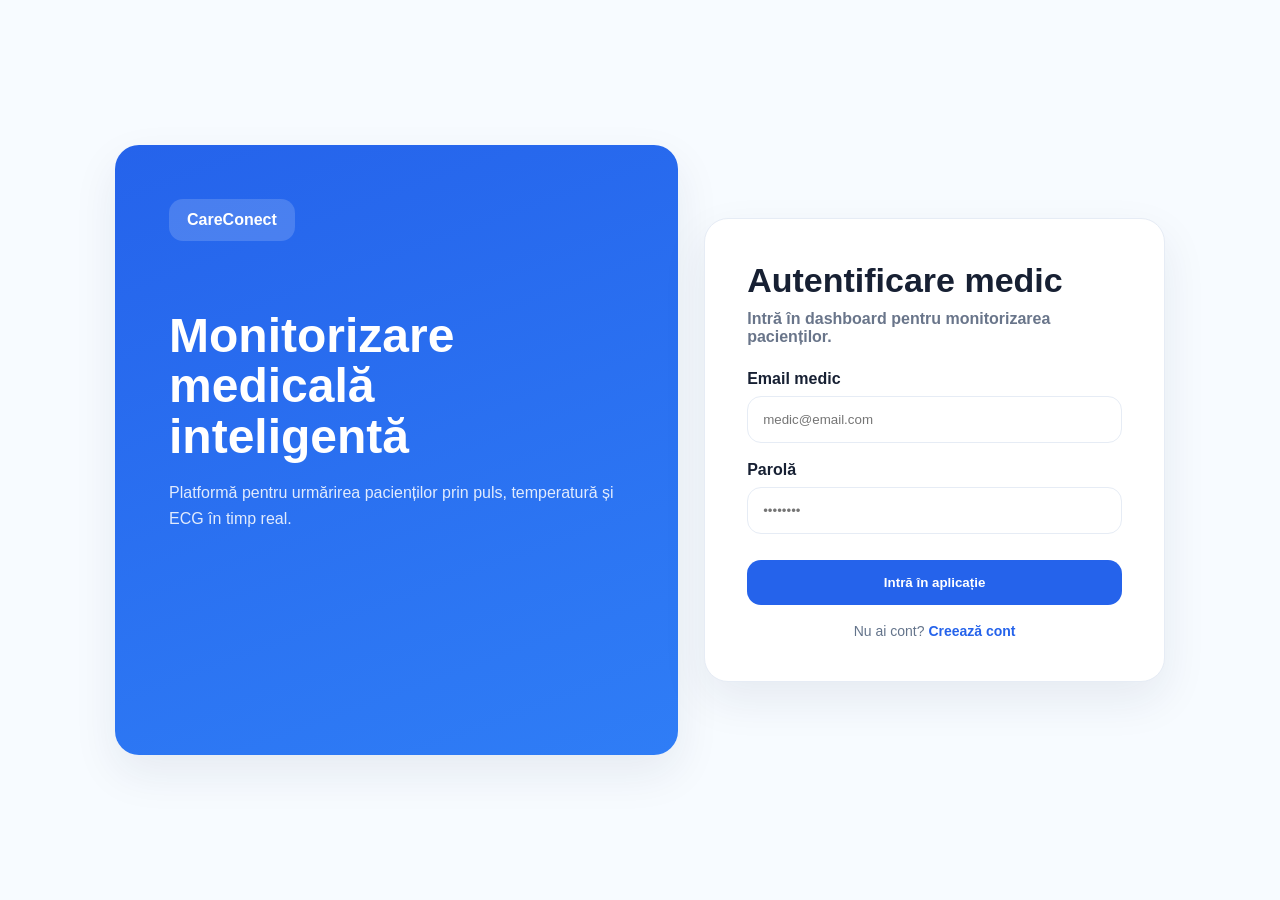
<file: index.html>
<!DOCTYPE html>
<html lang="ro">
<head>
  <meta charset="UTF-8" />
  <meta name="viewport" content="width=device-width, initial-scale=1.0" />
  <title>CareConect - Pacienți</title>
  <link rel="stylesheet" href="style.css" />
</head>
<body>
  <aside class="sidebar">
    <div class="brand">
      <div class="brand-icon"><svg width="48" height="48" viewBox="0 0 48 48" fill="none" xmlns="http://www.w3.org/2000/svg"><rect width="48" height="48" rx="12" fill="url(#hgrad)"/><defs><linearGradient id="hgrad" x1="0" y1="0" x2="48" y2="48" gradientUnits="userSpaceOnUse"><stop offset="0%" stop-color="#3b82f6"/><stop offset="100%" stop-color="#2563eb"/></linearGradient></defs><path d="M24 36s-11-7.5-11-14a7 7 0 0 1 11-5.74A7 7 0 0 1 35 22c0 6.5-11 14-11 14z" fill="white"/><polyline points="17,22 20,22 22,18 24,26 26,20 28,22 31,22" fill="none" stroke="#2563eb" stroke-width="2" stroke-linecap="round" stroke-linejoin="round"/></svg></div>
      <div>
        <h1>CareConect</h1>
        <p>Monitorizare medicală în timp real pentru puls, temperatură și ECG.</p>
      </div>
    </div>
    <nav class="menu">
      <a href="index.html" class="active">Pacienți</a>
      <a href="alerts.html">Alerte</a>
      <a href="history.html">Istoric pacient</a>
      <a href="#" onclick="logout(); return false;">Logout</a>
    </nav>
  </aside>

  <main class="main">
    <header class="topbar">
      <div>
        <h2>Pacienți</h2>
        <p>Listă pacienți conectați la sistemul CareConect.</p>
      </div>
            <a href="profile.html" class="profile-header-btn" style="display:flex;align-items:center;gap:12px;background:white;border:1px solid var(--border);border-radius:14px;padding:10px 18px;text-decoration:none;box-shadow:var(--shadow)">
        <div id="avatarHeader" style="width:38px;height:38px;border-radius:50%;background:linear-gradient(135deg,#3b82f6,#2563eb);display:flex;align-items:center;justify-content:center;font-size:16px;font-weight:900;color:white">M</div>
        <div>
          <strong id="headerNume" style="display:block;font-size:14px;color:var(--text);font-weight:800">Medic</strong>
          <span style="font-size:11px;color:var(--muted)">ID: <span id="headerId">--</span></span>
        </div>
      </a>
    </header>

    <!-- Stat cards -->
    <section class="stats-grid two-stats" style="grid-template-columns: 1fr;">
      <article class="stat-card">
        <p>Pacienți monitorizați</p>
        <strong id="totalPatients">5</strong>
        <span>conectați la senzor</span>
      </article>
    </section>

    <!-- Action cards: search wide on top, add patient + add med below -->
    <section class="action-cards-section">

      <!-- Caută pacient — lat, subtire -->
      <div class="action-card action-card-search">
        <div class="action-card-search-inner">
          <div class="action-card-icon" style="background:#eff6ff;color:#2563eb;flex-shrink:0">
            <svg width="22" height="22" fill="none" stroke="currentColor" stroke-width="2.2" stroke-linecap="round" stroke-linejoin="round" viewBox="0 0 24 24"><circle cx="11" cy="11" r="8"/><line x1="21" y1="21" x2="16.65" y2="16.65"/></svg>
          </div>
          <div style="flex:1">
            <div class="action-search-box">
              <input id="patientSearch" type="search" placeholder="Caută pacient după nume sau diagnostic..." />
            </div>
          </div>
        </div>
        <div id="searchResults" class="search-results-list"></div>
      </div>
    </section>

    <!-- Quick patient cards -->
    <section class="panel quick-patients-section">
      <div class="page-section-head">
        <div>
          <h2>Privire rapidă pacienți</h2>
          <p>Date vitale și medicație curentă.</p>
        </div>
      </div>
      <div class="quick-patients-list" id="quickPatientsList"></div>
    </section>

    <footer>© 2026 CareConect. Toate drepturile rezervate.</footer>
  </main>


  <!-- Modal fișă pacient -->
  <div id="fisaModalOverlay" class="med-modal-overlay" onclick="closeFisaModal()"></div>
  <div id="fisaModal" class="med-modal">
    <div class="med-modal-header">
      <h3 id="fisaModalTitle">Fișă pacient</h3>
      <button class="med-modal-close" onclick="closeFisaModal()">
        <svg width="18" height="18" fill="none" stroke="currentColor" stroke-width="2.2" stroke-linecap="round" viewBox="0 0 24 24"><line x1="18" y1="6" x2="6" y2="18"/><line x1="6" y1="6" x2="18" y2="18"/></svg>
      </button>
    </div>
    <div class="med-modal-add">
      <div class="apf-row">
        <div class="apf-field">
          <label>Nume complet</label>
          <input type="text" id="fisaName" placeholder="ex. Ion Popescu" />
        </div>
        <div class="apf-field">
          <label>Vârstă</label>
          <input type="number" id="fisaAge" placeholder="ex. 68" min="1" max="120" />
        </div>
      </div>
      <div class="apf-field">
        <label>Email pacient</label>
        <input type="email" id="fisaEmail" placeholder="ex. ion.popescu@email.com" />
      </div>
      <div class="apf-field">
        <label>Diagnostic</label>
        <input type="text" id="fisaDiag" placeholder="ex. Hipertensiune arterială" />
      </div>
      <div class="apf-field">
        <label>ECG</label>
        <select id="fisaEcg">
          <option value="Normal">Normal</option>
          <option value="Anormal">Anormal</option>
        </select>
      </div>
      <button class="apf-submit" onclick="saveFisaModal()" style="width:100%">Salvează modificările</button>
    </div>

    <div class="fisa-section-title">Medicație curentă</div>
    <div class="fisa-med-list" id="fisaMedList"></div>
  </div>

  <script>
  if (!localStorage.getItem("cc_medic_id")) window.location.href = "login.html";
</script>
<script>
  if (!localStorage.getItem("cc_medic_id")) window.location.href = "login.html";
</script>
  <script>
    (function() {
      const nume = localStorage.getItem("cc_medic_nume") || "Medic";
      const id   = localStorage.getItem("cc_medic_id") || "--";
      const el = document.getElementById("headerNume");
      const av = document.getElementById("avatarHeader");
      const hid = document.getElementById("headerId");
      if (el) el.textContent = nume;
      if (av) av.textContent = nume.charAt(0).toUpperCase();
      if (hid) hid.textContent = id;
    })();
  </script>
  <script src="script.js"></script>
</body>
</html>
</file>
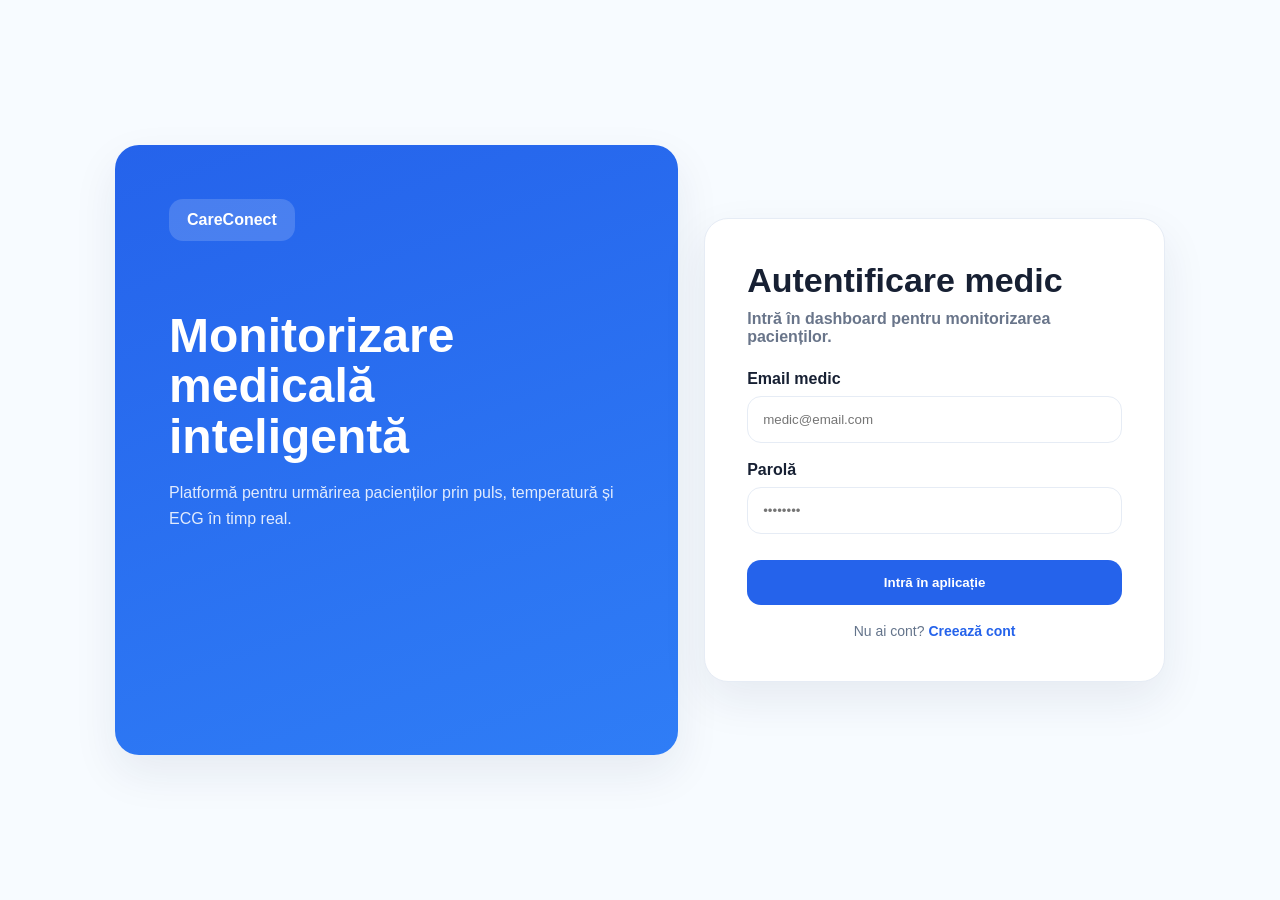
<file: alerts.html>
<!DOCTYPE html>
<html lang="ro">
<head>
  <meta charset="UTF-8" />
  <meta name="viewport" content="width=device-width, initial-scale=1.0" />
  <title>CareConect - Alerte</title>
  <link rel="stylesheet" href="style.css" />
</head>
<body class="">
  <aside class="sidebar">
    <div class="brand">
      <div class="brand-icon"><svg width="48" height="48" viewBox="0 0 48 48" fill="none" xmlns="http://www.w3.org/2000/svg"><rect width="48" height="48" rx="12" fill="url(#hgrad)"/><defs><linearGradient id="hgrad" x1="0" y1="0" x2="48" y2="48" gradientUnits="userSpaceOnUse"><stop offset="0%" stop-color="#3b82f6"/><stop offset="100%" stop-color="#2563eb"/></linearGradient></defs><path d="M24 36s-11-7.5-11-14a7 7 0 0 1 11-5.74A7 7 0 0 1 35 22c0 6.5-11 14-11 14z" fill="white"/><polyline points="17,22 20,22 22,18 24,26 26,20 28,22 31,22" fill="none" stroke="#2563eb" stroke-width="2" stroke-linecap="round" stroke-linejoin="round"/></svg></div>
      <div>
        <h1>CareConect</h1>
        <p>Monitorizare medicală în timp real pentru puls, temperatură și ECG.</p>
      </div>
    </div>

    <nav class="menu">
      <a href="index.html" class="">Pacienți</a>
      <a href="alerts.html" class="active">Alerte</a>
      <a href="history.html" class="">Istoric pacient</a>
      <a href="#" onclick="logout(); return false;">Logout</a>
    </nav>
  </aside>

  <main class="main">
    <header class="topbar">
      <div>
        <h2>Alerte</h2>
        <p>Semnalări automate pentru puls, temperatură și ECG anormal.</p>
      </div>

            <a href="profile.html" class="profile-header-btn" style="display:flex;align-items:center;gap:12px;background:white;border:1px solid var(--border);border-radius:14px;padding:10px 18px;text-decoration:none;box-shadow:var(--shadow)">
        <div id="avatarHeader" style="width:38px;height:38px;border-radius:50%;background:linear-gradient(135deg,#3b82f6,#2563eb);display:flex;align-items:center;justify-content:center;font-size:16px;font-weight:900;color:white">M</div>
        <div>
          <strong id="headerNume" style="display:block;font-size:14px;color:var(--text);font-weight:800">Medic</strong>
          <span style="font-size:11px;color:var(--muted)">ID: <span id="headerId">--</span></span>
        </div>
      </a>
    </header>

    <section class="stats-grid alert-stats" style="grid-template-columns: 1fr;">
      <article class="stat-card">
        <p>Alerte totale</p>
        <strong class="red" id="alertTotal">0</strong>
        <span>active</span>
      </article>
    </section>

    <section class="panel alerts-page-panel">
      <div class="page-section-head">
        <div>
          <h2>Lista alertelor</h2>
          <p>Prioritatea mare necesită verificare medicală rapidă.</p>
        </div>
        <div style="display:flex;gap:10px;align-items:center">
          
        </div>
      </div>

      <div class="alerts-full-list" id="alertsFullList"></div>
    </section>
  </main>

  <script>
  if (!localStorage.getItem("cc_medic_id")) window.location.href = "login.html";
</script>
  <script>
    (function() {
      const nume = localStorage.getItem("cc_medic_nume") || "Medic";
      const id   = localStorage.getItem("cc_medic_id") || "--";
      const el = document.getElementById("headerNume");
      const av = document.getElementById("avatarHeader");
      const hid = document.getElementById("headerId");
      if (el) el.textContent = nume;
      if (av) av.textContent = nume.charAt(0).toUpperCase();
      if (hid) hid.textContent = id;
    })();
  </script>
  <script src="script.js"></script>
</body>
</html>
</file>
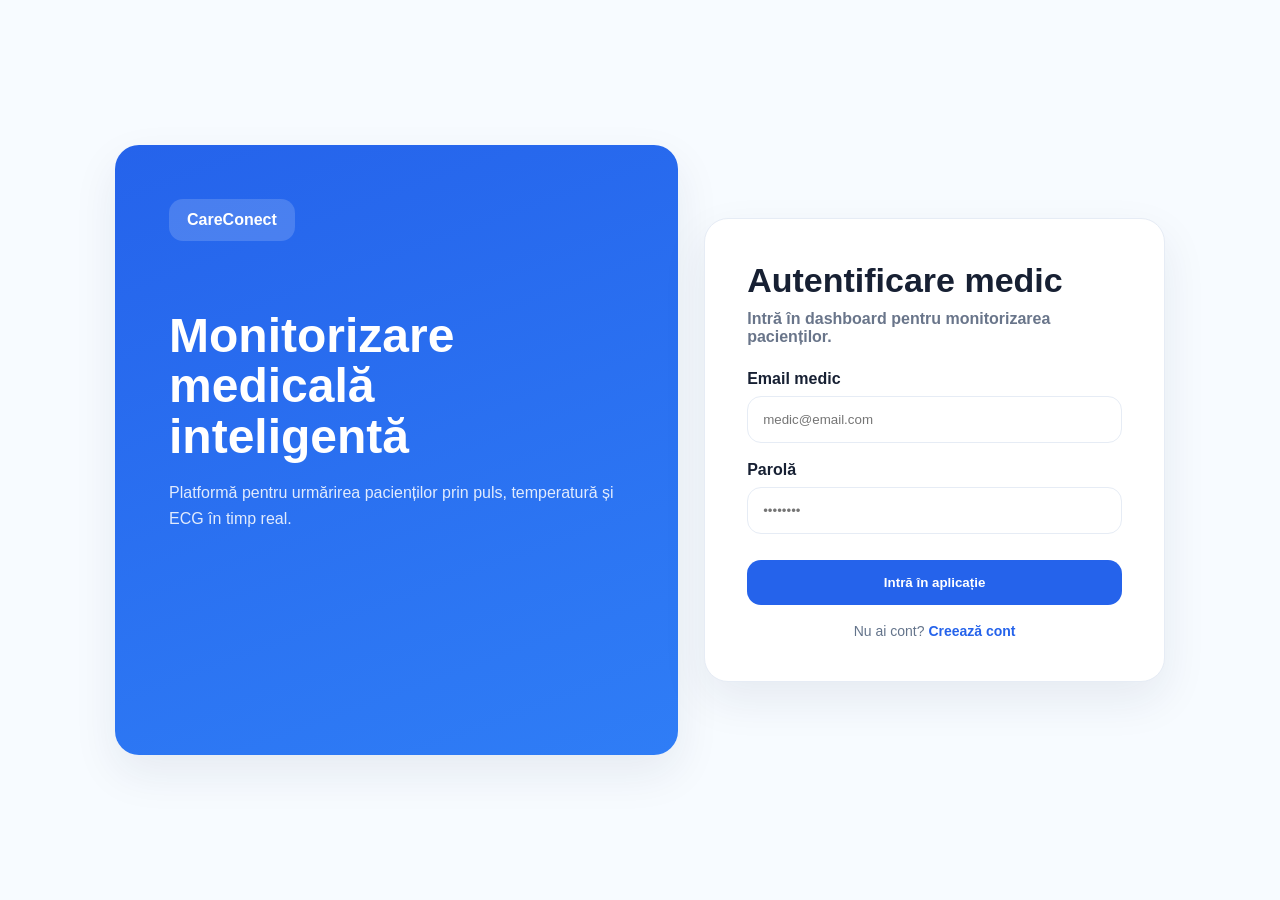
<file: history.html>
<!DOCTYPE html>
<html lang="ro">
<head>
  <meta charset="UTF-8" />
  <meta name="viewport" content="width=device-width, initial-scale=1.0" />
  <title>CareConect - Istoric pacient</title>
  <link rel="stylesheet" href="style.css" />
</head>
<body class="">
  <aside class="sidebar">
    <div class="brand">
      <div class="brand-icon"><svg width="48" height="48" viewBox="0 0 48 48" fill="none" xmlns="http://www.w3.org/2000/svg"><rect width="48" height="48" rx="12" fill="url(#hgrad)"/><defs><linearGradient id="hgrad" x1="0" y1="0" x2="48" y2="48" gradientUnits="userSpaceOnUse"><stop offset="0%" stop-color="#3b82f6"/><stop offset="100%" stop-color="#2563eb"/></linearGradient></defs><path d="M24 36s-11-7.5-11-14a7 7 0 0 1 11-5.74A7 7 0 0 1 35 22c0 6.5-11 14-11 14z" fill="white"/><polyline points="17,22 20,22 22,18 24,26 26,20 28,22 31,22" fill="none" stroke="#2563eb" stroke-width="2" stroke-linecap="round" stroke-linejoin="round"/></svg></div>
      <div>
        <h1>CareConect</h1>
        <p>Monitorizare medicală în timp real pentru puls, temperatură și ECG.</p>
      </div>
    </div>

    <nav class="menu">
      <a href="index.html" class="">Pacienți</a>
      <a href="alerts.html" class="">Alerte</a>
      <a href="history.html" class="active">Istoric pacient</a>
      <a href="#" onclick="logout(); return false;">Logout</a>
    </nav>
  </aside>

  <main class="main">
    <header class="topbar">
      <div>
        <h2>Istoric pacient</h2>
        <p>Vizualizare istoric pentru puls, temperatură și status ECG.</p>
      </div>

      <label class="select-box">
        <span>Selectează pacient</span>
        <select id="historyPatientSelect"></select>
      </label>
    </header>

    

    <section class="panel">
      <div class="page-section-head">
        <div>
          <h2>Măsurători salvate</h2>
          <p>Ultimele valori înregistrate de dispozitiv.</p>
        </div>
      </div>

      <div class="history-table" id="historyTable">
        <div class="med-empty">Nu sunt pacienți înregistrați sau selectați.</div>
      </div>
    </section>
  </main>

  <script>
  if (!localStorage.getItem("cc_medic_id")) window.location.href = "login.html";
</script>
  <script>
    (function() {
      const nume = localStorage.getItem("cc_medic_nume") || "Medic";
      const id   = localStorage.getItem("cc_medic_id") || "--";
      const el = document.getElementById("headerNume");
      const av = document.getElementById("avatarHeader");
      const hid = document.getElementById("headerId");
      if (el) el.textContent = nume;
      if (av) av.textContent = nume.charAt(0).toUpperCase();
      if (hid) hid.textContent = id;
    })();
  </script>
  <script src="script.js"></script>
</body>
</html>
</file>
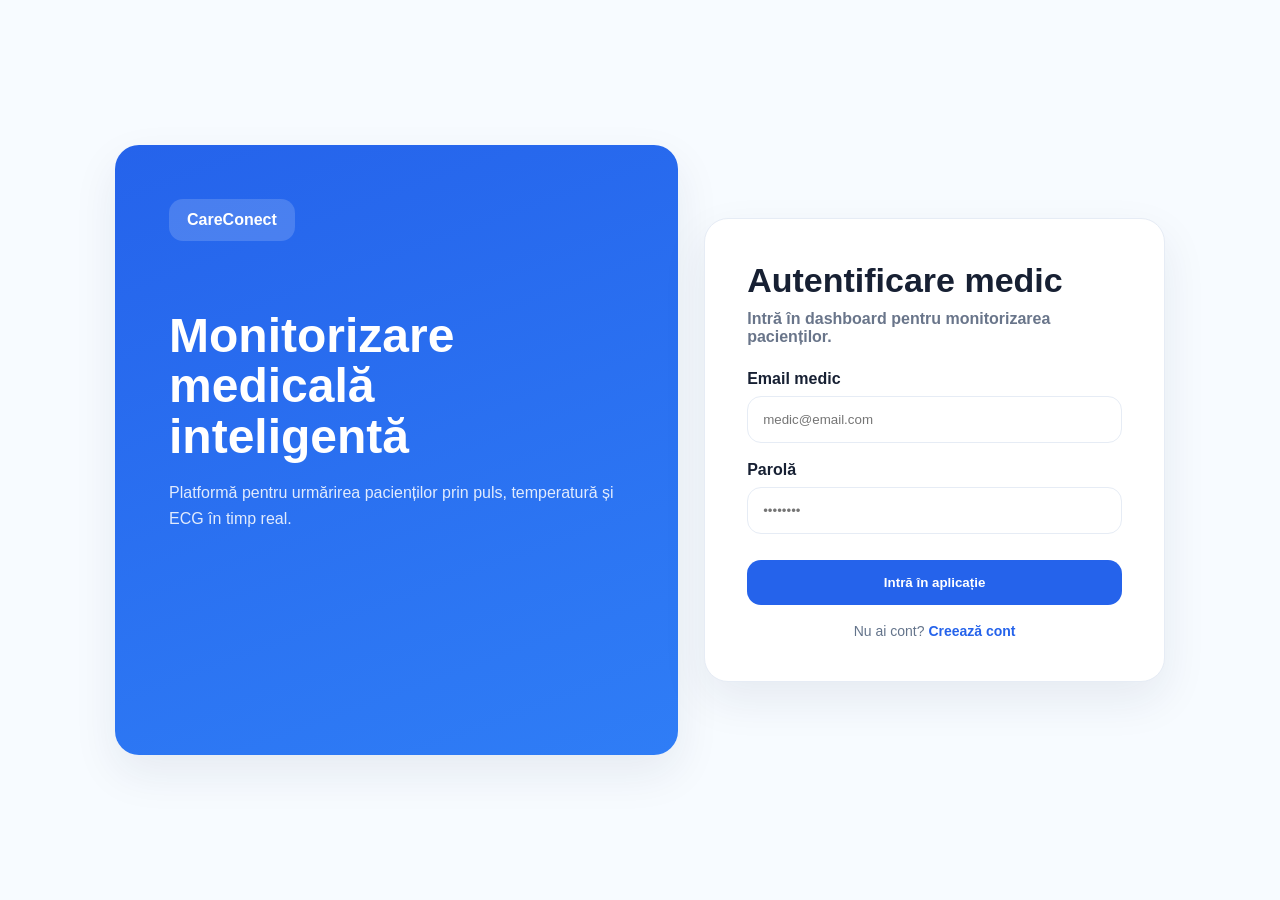
<file: login.html>
<!DOCTYPE html>
<html lang="ro">
<head>
  <meta charset="UTF-8" />
  <meta name="viewport" content="width=device-width, initial-scale=1.0" />
  <title>CareConect - Login</title>
  <link rel="stylesheet" href="style.css" />
  <style>
    .login-line{display:none!important;}
    .register-link-inline{text-align:center;margin-top:18px;font-size:14px;color:#64748b;}
    .register-link-inline a{color:#2563eb;text-decoration:none;font-weight:800;}
    .register-link-inline a:hover{text-decoration:underline;}
    .login-error{color:#dc2626;font-size:13px;margin-top:8px;display:none;}
  </style>
</head>
<body class="login-page">
  <section class="login-shell">
    <div class="login-visual">
      <div class="login-logo">CareConect</div>
      <h1>Monitorizare medicală inteligentă</h1>
      <p>Platformă pentru urmărirea pacienților prin puls, temperatură și ECG în timp real.</p>
    </div>

    <form class="login-form" onsubmit="event.preventDefault(); doLogin();">
      <h2>Autentificare medic</h2>
      <p>Intră în dashboard pentru monitorizarea pacienților.</p>

      <label>Email medic</label>
      <input type="email" id="loginEmail" placeholder="medic@email.com" required />

      <label>Parolă</label>
      <input type="password" id="loginParola" placeholder="••••••••" required />

      <div class="login-error" id="loginError">Email sau parolă incorecte.</div>

      <button type="submit" id="loginBtn">Intră în aplicație</button>

      <div class="register-link-inline">
        Nu ai cont? <a href="register.html">Creează cont</a>
      </div>
    </form>
  </section>

  <script>
    const BASE_URL = "https://careconnectapi2026-crc6ehajfgbvc3c3.polandcentral-01.azurewebsites.net";
if (localStorage.getItem("cc_medic_id")) window.location.href = "index.html";

    async function doLogin() {
      const email  = document.getElementById("loginEmail").value.trim();
      const parola = document.getElementById("loginParola").value.trim();
      const btn    = document.getElementById("loginBtn");
      const err    = document.getElementById("loginError");

      btn.textContent = "Se verifică...";
      btn.disabled = true;
      err.style.display = "none";

      try {
        const url = `${BASE_URL}/api/doctori/login?email=${encodeURIComponent(email)}&parola=${encodeURIComponent(parola)}`;
        const r = await fetch(url, { method: "POST" });
        const body = await r.json();

        if (r.ok && body.idMedic) {
          localStorage.setItem("cc_medic_id",   body.idMedic);
          localStorage.setItem("cc_medic_nume", body.numeMedic || body.nume || "Medic");
          localStorage.setItem("cc_medic_email", email);
          window.location.href = "index.html";
        } else {
          err.style.display = "block";
          btn.textContent = "Intră în aplicație";
          btn.disabled = false;
        }
      } catch(e) {
        err.textContent = "Eroare conexiune. Încearcă din nou.";
        err.style.display = "block";
        btn.textContent = "Intră în aplicație";
        btn.disabled = false;
      }
    }
  </script>
</body>
</html>
</file>
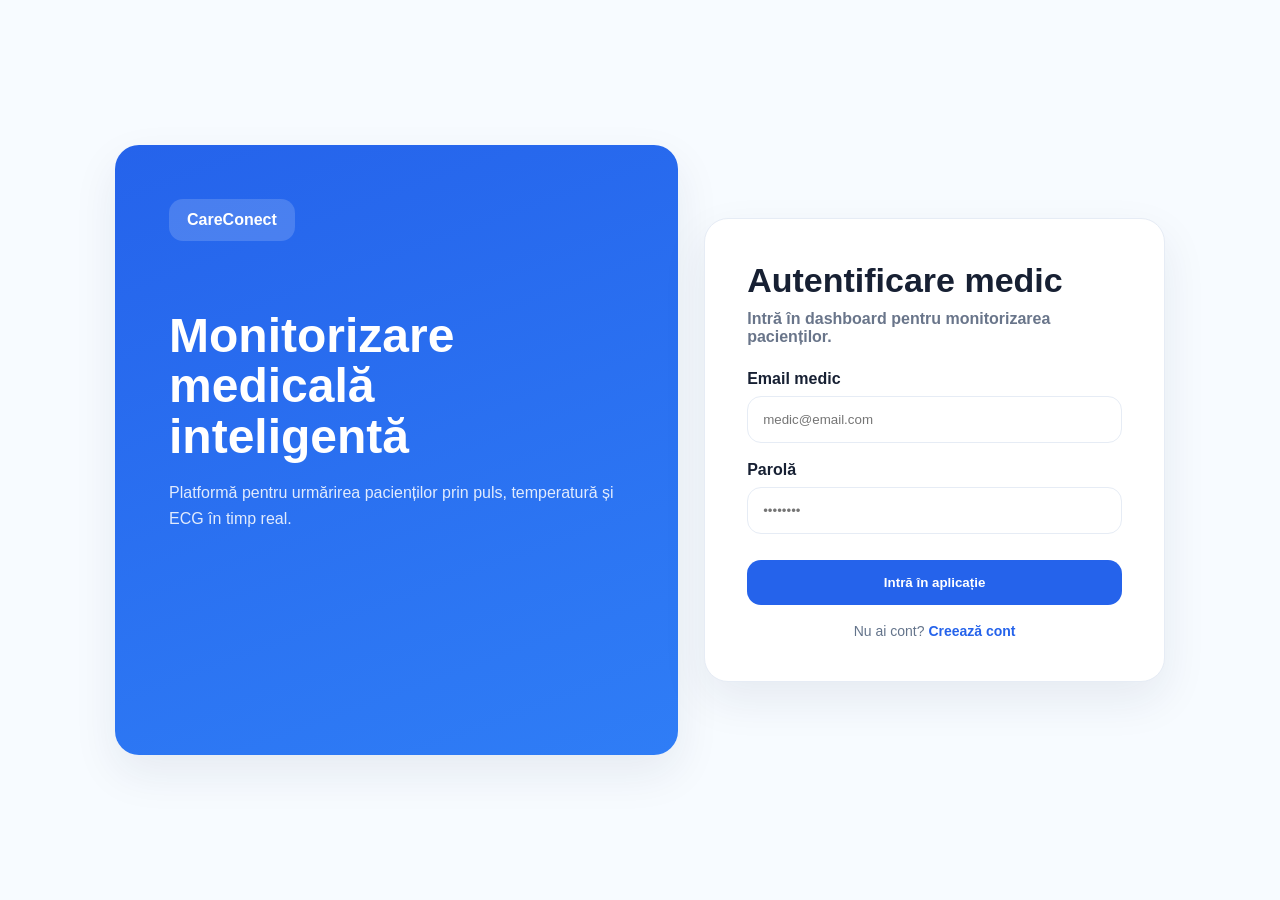
<file: profile.html>
<!DOCTYPE html>
<html lang="ro">
<head>
  <meta charset="UTF-8" />
  <meta name="viewport" content="width=device-width, initial-scale=1.0" />
  <title>CareConect - Profil Medic</title>
  <link rel="stylesheet" href="style.css" />
</head>
<body>
  <aside class="sidebar">
    <div class="brand">
      <div class="brand-icon"><svg width="48" height="48" viewBox="0 0 48 48" fill="none" xmlns="http://www.w3.org/2000/svg"><rect width="48" height="48" rx="12" fill="url(#hgrad)"/><defs><linearGradient id="hgrad" x1="0" y1="0" x2="48" y2="48" gradientUnits="userSpaceOnUse"><stop offset="0%" stop-color="#3b82f6"/><stop offset="100%" stop-color="#2563eb"/></linearGradient></defs><path d="M24 36s-11-7.5-11-14a7 7 0 0 1 11-5.74A7 7 0 0 1 35 22c0 6.5-11 14-11 14z" fill="white"/><polyline points="17,22 20,22 22,18 24,26 26,20 28,22 31,22" fill="none" stroke="#2563eb" stroke-width="2" stroke-linecap="round" stroke-linejoin="round"/></svg></div>
      <div>
        <h1>CareConect</h1>
        <p>Monitorizare medicală în timp real pentru puls, temperatură și ECG.</p>
      </div>
    </div>
    <nav class="menu">
      <a href="index.html">Pacienți</a>
      <a href="alerts.html">Alerte</a>
      <a href="history.html">Istoric pacient</a>
      <a href="#" onclick="logout(); return false;">Logout</a>
    </nav>
  </aside>

  <main class="main">
    <header class="topbar">
      <div>
        <h2>Profil medic</h2>
        <p>Detaliile contului tău de medic.</p>
      </div>
            <a href="profile.html" class="profile-header-btn" style="display:flex;align-items:center;gap:12px;background:white;border:1px solid var(--border);border-radius:14px;padding:10px 18px;text-decoration:none;box-shadow:var(--shadow)">
        <div id="avatarHeader" style="width:38px;height:38px;border-radius:50%;background:linear-gradient(135deg,#3b82f6,#2563eb);display:flex;align-items:center;justify-content:center;font-size:16px;font-weight:900;color:white">M</div>
        <div>
          <strong id="headerNume" style="display:block;font-size:14px;color:var(--text);font-weight:800">Medic</strong>
          <span style="font-size:11px;color:var(--muted)">ID: <span id="headerId">--</span></span>
        </div>
      </a>
    </header>

    <section class="panel" style="max-width:600px;margin:0 auto">
      <div style="display:flex;flex-direction:column;align-items:center;padding:32px 24px;border-bottom:1px solid var(--border)">
        <div id="avatar" style="width:90px;height:90px;border-radius:50%;background:linear-gradient(135deg,#3b82f6,#2563eb);display:flex;align-items:center;justify-content:center;font-size:36px;font-weight:900;color:white;margin-bottom:16px">M</div>
        <h2 id="profileNume" style="margin:0 0 6px;font-size:24px;color:var(--text)">--</h2>
        <span style="background:#eff6ff;color:#2563eb;padding:4px 16px;border-radius:20px;font-size:12px;font-weight:800">MEDIC ACTIV</span>
      </div>

      <div style="padding:24px">
        <div style="font-size:11px;color:#2563eb;font-weight:800;margin-bottom:16px;letter-spacing:1px">INFORMAȚII CONT</div>

        <div style="margin-bottom:18px">
          <div style="font-size:12px;color:var(--muted);margin-bottom:4px">ID Medic</div>
          <div id="profileId" style="font-size:17px;font-weight:700;color:var(--text)">--</div>
        </div>
        <div style="height:1px;background:var(--border);margin-bottom:18px"></div>

        <div style="margin-bottom:18px">
          <div style="font-size:12px;color:var(--muted);margin-bottom:4px">Nume</div>
          <div id="profileNume2" style="font-size:17px;font-weight:700;color:var(--text)">--</div>
        </div>
        <div style="height:1px;background:var(--border);margin-bottom:18px"></div>

        <div style="margin-bottom:18px">
          <div style="font-size:12px;color:var(--muted);margin-bottom:4px">Email</div>
          <div id="profileEmail" style="font-size:17px;font-weight:700;color:var(--text)">--</div>
        </div>
        <div style="height:1px;background:var(--border);margin-bottom:18px"></div>

        <div style="margin-bottom:32px">
          <div style="font-size:12px;color:var(--muted);margin-bottom:4px">Pacienți monitorizați</div>
          <div id="profilePacienti" style="font-size:17px;font-weight:700;color:var(--text)">--</div>
        </div>

        <div style="height:1px;background:var(--border);margin-bottom:32px"></div>

        <button onclick="logout()" style="width:100%;height:48px;background:white;border:2px solid #2563eb;color:#2563eb;font-size:15px;font-weight:800;border-radius:10px;cursor:pointer">Deconectare</button>
      </div>
    </section>
  </main>

    <script>
    (function() {
      const nume = localStorage.getItem("cc_medic_nume") || "Medic";
      const id   = localStorage.getItem("cc_medic_id") || "--";
      const el = document.getElementById("headerNume");
      const av = document.getElementById("avatarHeader");
      const hid = document.getElementById("headerId");
      if (el) el.textContent = nume;
      if (av) av.textContent = nume.charAt(0).toUpperCase();
      if (hid) hid.textContent = id;
    })();
  </script>
  <script>
    const BASE_URL = "https://careconnectapi2026-crc6ehajfgbvc3c3.polandcentral-01.azurewebsites.net";
    if (!localStorage.getItem("cc_medic_id")) window.location.href = "login.html";

    function logout() {
      localStorage.removeItem("cc_medic_id");
      localStorage.removeItem("cc_medic_nume");
      localStorage.removeItem("cc_medic_email");
      window.location.href = "login.html";
    }

    function updateTime() {
      const now = new Date();
      const t = document.getElementById("time");
      const d = document.getElementById("todayDate");
      if (t) t.textContent = now.toLocaleTimeString("ro-RO", { hour:"2-digit", minute:"2-digit" });
      if (d) d.textContent = now.toLocaleDateString("ro-RO", { day:"2-digit", month:"long", year:"numeric" });
    }
    updateTime();
    setInterval(updateTime, 1000);

    async function incarcaProfil() {
      const id    = localStorage.getItem("cc_medic_id") || "--";
      const nume  = localStorage.getItem("cc_medic_nume") || "Medic";
      const email = localStorage.getItem("cc_medic_email") || "--";

      document.getElementById("profileId").textContent = id;
      document.getElementById("profileEmail").textContent = email;
      document.getElementById("profileNume").textContent = nume;
      document.getElementById("profileNume2").textContent = nume;
      document.getElementById("avatar").textContent = nume.charAt(0).toUpperCase();

      try {
        const r = await fetch(`${BASE_URL}/api/pacienti/lista/${id}`);
        const pacienti = await r.json();
        document.getElementById("profilePacienti").textContent =
          Array.isArray(pacienti) ? pacienti.length + " pacienți" : "--";
      } catch(e) {
        document.getElementById("profilePacienti").textContent = "--";
      }
    }

    incarcaProfil();
  </script>
</body>
</html>
</file>
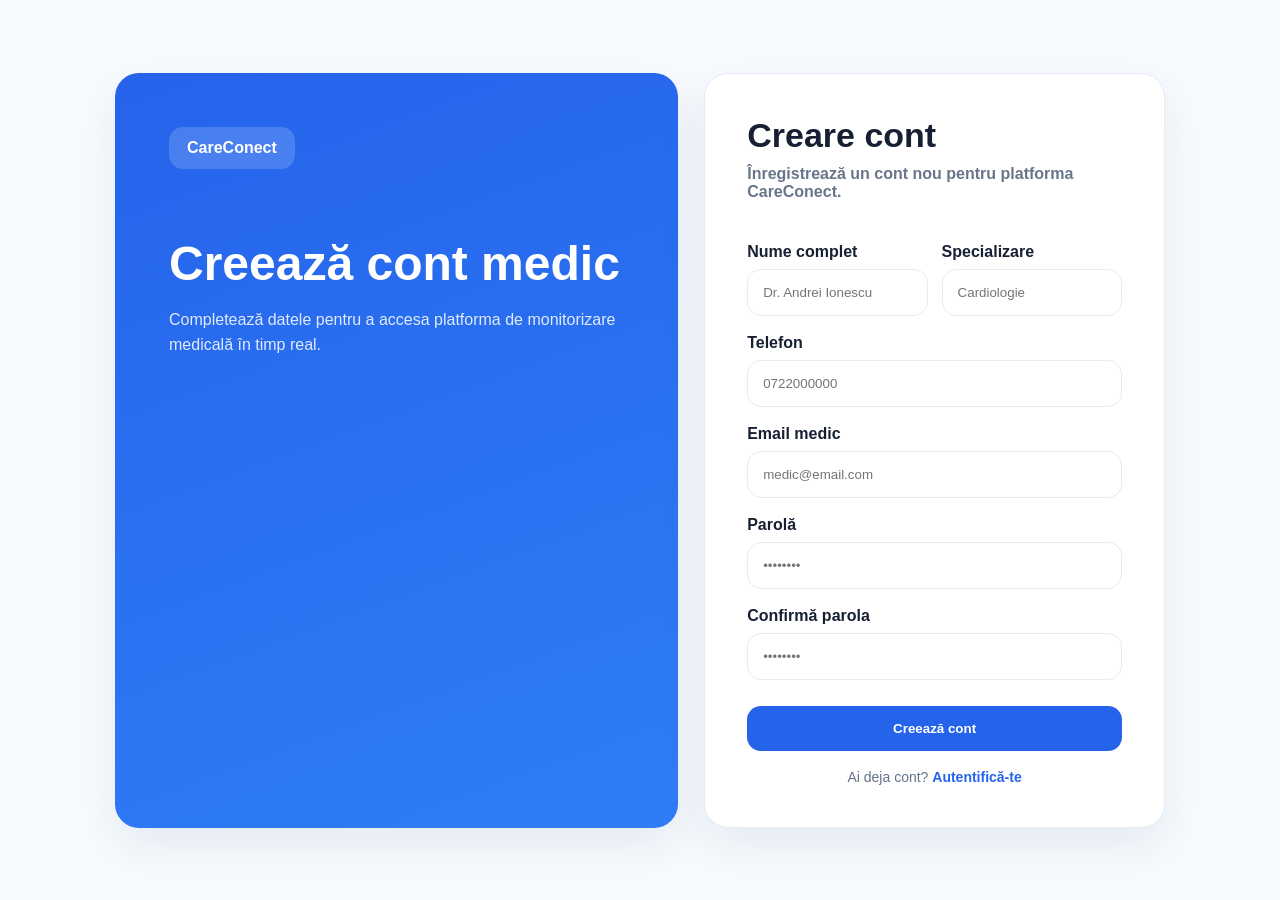
<file: register.html>
<!DOCTYPE html>
<html lang="ro">
<head>
  <meta charset="UTF-8" />
  <meta name="viewport" content="width=device-width, initial-scale=1.0" />
  <title>CareConect - Creare cont medic</title>
  <link rel="stylesheet" href="style.css" />
  <style>
    .login-line{display:none!important;}
    .register-grid{display:grid;grid-template-columns:1fr 1fr;gap:14px;}
    .register-link-inline{text-align:center;margin-top:18px;font-size:14px;color:#64748b;}
    .register-link-inline a{color:#2563eb;text-decoration:none;font-weight:800;}
    .success-message{display:none;text-align:center;padding:34px 18px;}
    .success-icon{width:70px;height:70px;margin:0 auto 18px;display:grid;place-items:center;border-radius:50%;background:#eff6ff;color:#2563eb;font-size:42px;font-weight:900;}
    .success-message h2{color:#2563eb;font-size:28px;margin:0 0 10px;}
    .success-message p{margin:0;color:#2563eb;font-weight:700;}
    @media(max-width:750px){.register-grid{grid-template-columns:1fr;}}
  </style>
</head>
<body class="login-page">
  <section class="login-shell">
    <div class="login-visual">
      <div class="login-logo">CareConect</div>
      <h1>Creează cont medic</h1>
      <p>Completează datele pentru a accesa platforma de monitorizare medicală în timp real.</p>
    </div>

    <form id="registerForm" class="login-form">
      <div id="registerFields">
        <h2>Creare cont</h2>
        <p>Înregistrează un cont nou pentru platforma CareConect.</p>

        <div class="register-grid">
          <div>
            <label>Nume complet</label>
            <input type="text" id="regNume" placeholder="Dr. Andrei Ionescu" required />
          </div>
          <div>
            <label>Specializare</label>
            <input type="text" id="regSpec" placeholder="Cardiologie" required />
          </div>
        </div>

        <label>Telefon</label>
        <input type="text" id="regTel" placeholder="0722000000" required />

        <label>Email medic</label>
        <input type="email" id="regEmail" placeholder="medic@email.com" required />

        <label>Parolă</label>
        <input type="password" id="regParola" placeholder="••••••••" required />

        <label>Confirmă parola</label>
        <input type="password" id="regParola2" placeholder="••••••••" required />

        <div id="regError" style="color:#dc2626;font-size:13px;margin-top:8px;display:none;"></div>

        <button type="button" id="regBtn" onclick="doRegister()">Creează cont</button>

        <div class="register-link-inline">
          Ai deja cont? <a href="login.html">Autentifică-te</a>
        </div>
      </div>

      <div id="successMessage" class="success-message">
        <div class="success-icon">✓</div>
        <h2>Cont creat cu succes!</h2>
        <p>Vei fi redirecționat către pagina de autentificare...</p>
      </div>
    </form>
  </section>

  <script>
    const BASE_URL = "https://careconnectapi2026-crc6ehajfgbvc3c3.polandcentral-01.azurewebsites.net";
async function doRegister() {
      const nume   = document.getElementById("regNume").value.trim();
      const spec   = document.getElementById("regSpec").value.trim();
      const tel    = document.getElementById("regTel").value.trim();
      const email  = document.getElementById("regEmail").value.trim();
      const parola = document.getElementById("regParola").value.trim();
      const parola2= document.getElementById("regParola2").value.trim();
      const btn    = document.getElementById("regBtn");
      const err    = document.getElementById("regError");

      if (!nume || !spec || !tel || !email || !parola) {
        err.textContent = "Completează toate câmpurile!";
        err.style.display = "block"; return;
      }
      if (parola !== parola2) {
        err.textContent = "Parolele nu coincid!";
        err.style.display = "block"; return;
      }

      btn.textContent = "Se creează contul...";
      btn.disabled = true;
      err.style.display = "none";

      try {
        const url = `${BASE_URL}/api/doctori/register?nume=${encodeURIComponent(nume)}&specializare=${encodeURIComponent(spec)}&telefon=${encodeURIComponent(tel)}&email=${encodeURIComponent(email)}&parola=${encodeURIComponent(parola)}`;
        const r = await fetch(url, { method: "POST" });

        if (r.ok) {
          document.getElementById("registerFields").style.display = "none";
          document.getElementById("successMessage").style.display = "block";
          setTimeout(() => window.location.href = "login.html", 2200);
        } else {
          const body = await r.text();
          err.textContent = body.includes("email") ? "Email-ul este deja folosit!" : "Eroare la creare cont.";
          err.style.display = "block";
          btn.textContent = "Creează cont";
          btn.disabled = false;
        }
      } catch(e) {
        err.textContent = "Eroare conexiune. Încearcă din nou.";
        err.style.display = "block";
        btn.textContent = "Creează cont";
        btn.disabled = false;
      }
    }
  </script>
</body>
</html>
</file>
<file: style.css>
* {
  box-sizing: border-box;
}

:root {
  --blue: #2563eb;
  --blue2: #3b82f6;
  --blueLight: #eff6ff;
  --text: #172033;
  --muted: #69758a;
  --border: #e6ecf5;
  --red: #ef4444;
  --green: #22c55e;
  --purple: #7c3aed;
  --orange: #f59e0b;
  --shadow: 0 18px 45px rgba(27, 42, 78, 0.08);
}

body {
  margin: 0;
  font-family: Inter, Arial, sans-serif;
  background: #f7fbff;
  color: var(--text);
}

.sidebar {
  position: fixed;
  left: 16px;
  top: 16px;
  bottom: 16px;
  width: 255px;
  padding: 38px 28px;
  border-radius: 22px;
  background: linear-gradient(160deg, #2563eb 0%, #2f7df6 100%);
  color: white;
  box-shadow: 0 24px 50px rgba(37, 99, 235, 0.26);
  overflow: hidden;
}

.sidebar::before {
  content: "";
  position: absolute;
  width: 230px;
  height: 230px;
  right: -110px;
  top: -110px;
  border-radius: 50%;
  background: rgba(255,255,255,0.16);
}

.sidebar::after {
  content: "";
  position: absolute;
  width: 160px;
  height: 160px;
  right: -50px;
  bottom: 135px;
  border-radius: 50%;
  background: rgba(255,255,255,0.09);
}

.brand,
.menu {
  position: relative;
  z-index: 2;
}

.brand-icon {
  width: 48px;
  height: 48px;
  margin-bottom: 24px;
  display: grid;
  place-items: center;
  font-size: 25px;
  color: white;
  background: #1d4ed8;
  border-radius: 0;
}

.brand h1 {
  margin: 0 0 16px;
  font-size: 26px;
  letter-spacing: -0.5px;
}

.brand p {
  margin: 0;
  color: rgba(255,255,255,0.88);
  line-height: 1.55;
  font-size: 15px;
}

.menu {
  display: grid;
  gap: 22px;
  margin-top: 86px;
}

.menu a {
  padding: 17px 20px;
  border-radius: 15px;
  color: white;
  font-size: 17px;
  font-weight: 800;
  text-decoration: none;
  transition: 0.2s ease;
}

.menu a:hover {
  background: rgba(255,255,255,0.13);
}

.menu a.active {
  background: white;
  color: var(--blue);
  box-shadow: 0 12px 24px rgba(15,23,42,0.10);
}

.main {
  margin-left: 300px;
  padding: 64px 36px 30px;
}

.topbar {
  display: flex;
  justify-content: space-between;
  align-items: flex-start;
  gap: 22px;
  margin-bottom: 45px;
}

.topbar h2 {
  margin: 0 0 12px;
  font-size: 27px;
  letter-spacing: -0.4px;
}

.topbar p {
  margin: 0;
  color: var(--muted);
  font-weight: 600;
}

.time-card {
  min-width: 158px;
  padding: 18px 20px;
  border-radius: 17px;
  display: flex;
  gap: 14px;
  align-items: center;
  background: white;
  box-shadow: var(--shadow);
  border: 1px solid var(--border);
}

.clock {
  width: 28px;
  height: 28px;
  display: grid;
  place-items: center;
  border: 2px solid #b7c1d4;
  border-radius: 50%;
  color: #75839b;
}

.time-card strong {
  display: block;
  font-size: 16px;
}

.time-card p {
  margin-top: 4px;
  font-size: 13px;
}

.stats-grid {
  display: grid;
  grid-template-columns: repeat(4, 1fr);
  gap: 24px;
  margin-bottom: 34px;
}

.stat-card,
.monitor-card,
.panel {
  background: white;
  border: 1px solid var(--border);
  border-radius: 17px;
  box-shadow: var(--shadow);
}

.stat-card {
  min-height: 155px;
  display: grid;
  place-items: center;
  text-align: center;
  padding: 26px 20px;
}

.stat-card p {
  margin: 0 0 16px;
  font-weight: 800;
}

.stat-card strong {
  font-size: 39px;
  color: var(--blue);
  line-height: 1;
}

.stat-card span {
  margin-top: 17px;
  color: var(--muted);
  font-weight: 600;
}

.red { color: var(--red) !important; }
.green { color: var(--green) !important; }
.purple { color: var(--purple) !important; }

.monitor-card {
  padding: 30px;
  margin-bottom: 30px;
}

.monitor-header {
  display: flex;
  justify-content: space-between;
  gap: 20px;
  margin-bottom: 22px;
}

.monitor-header h2 {
  margin: 8px 0 0;
  font-size: 23px;
}

.select-box {
  width: 225px;
  padding: 12px 14px;
  border-radius: 12px;
  border: 1px solid var(--border);
  box-shadow: 0 8px 20px rgba(27,42,78,0.06);
}

.select-box span {
  display: block;
  color: var(--muted);
  font-size: 12px;
  font-weight: 700;
  margin-bottom: 4px;
}

select {
  width: 100%;
  border: none;
  outline: none;
  background: white;
  color: var(--text);
  font-size: 15px;
  font-weight: 800;
}

.monitor-content {
  display: grid;
  grid-template-columns: 1.7fr 1fr;
  gap: 24px;
}

.ecg-panel h3 {
  margin: 0 0 14px;
  font-size: 19px;
}

#ecgCanvas {
  width: 70%;
  height: 400px;
  border: 1px solid #172554;
  border-radius: 14px;
  background: #071B3D;
  display: block;
  margin: 0 auto;
}

.ecg-status {
  display: flex;
  align-items: center;
  gap: 14px;
  margin-top: 18px;
}

.pill {
  padding: 7px 20px;
  border-radius: 999px;
  font-weight: 800;
  font-size: 14px;
}

.pill.normal {
  color: #16a34a;
  background: #dcfce7;
  border: 1px solid #bbf7d0;
}

.pill.abnormal {
  color: #dc2626;
  background: #fee2e2;
  border: 1px solid #fecaca;
}

.side-metrics {
  display: grid;
  gap: 18px;
}

.mini-metric {
  height: 97px;
  position: relative;
  padding: 18px 16px;
  border: 1px solid var(--border);
  border-radius: 13px;
  overflow: hidden;
}

.mini-metric p {
  margin: 0 0 10px;
  font-weight: 800;
}

.mini-metric strong {
  font-size: 29px;
  color: var(--blue);
}

.mini-metric strong span {
  font-size: 13px;
  color: var(--muted);
  margin-left: 4px;
}

.small-chart {
  position: absolute;
  right: 12px;
  bottom: 8px;
  width: 150px;
  height: 45px;
}

.bottom-grid {
  display: grid;
  grid-template-columns: 1.1fr 0.95fr;
  gap: 24px;
}

.panel {
  padding: 26px 30px;
}

.panel h2 {
  margin: 0 0 23px;
  font-size: 20px;
}

.patient-row,
.alert-row {
  display: grid;
  align-items: center;
  gap: 16px;
  min-height: 56px;
  border-bottom: 1px solid var(--border);
}

.patient-row {
  grid-template-columns: 1.4fr 90px 80px 20px;
}

.alert-row {
  grid-template-columns: 14px 1fr 55px;
}

.patient-row:last-child,
.alert-row:last-child {
  border-bottom: none;
}

.patient-row strong,
.alert-row strong {
  display: block;
  font-size: 15px;
}

.patient-row span,
.alert-row span {
  color: var(--muted);
  font-size: 13px;
  font-weight: 600;
  margin-top: 4px;
}

.status {
  justify-self: start;
  padding: 7px 16px;
  border-radius: 999px;
  font-size: 13px !important;
  font-weight: 800 !important;
}

.status.normal {
  color: #16a34a;
  background: #dcfce7;
}

.status.warning {
  color: #d97706;
  background: #ffedd5;
}

.status.abnormal {
  color: #dc2626;
  background: #fee2e2;
}

.bpm {
  font-weight: 900;
}

.arrow {
  color: #94a3b8;
  font-size: 24px;
}

.dot {
  width: 13px;
  height: 13px;
  border-radius: 50%;
}

.dot.red { background: var(--red); }
.dot.orange { background: var(--orange); }

.alert-time {
  text-align: right;
  color: var(--muted);
  font-weight: 700;
}

.view-all {
  display: block;
  text-align: center;
  color: var(--blue);
  font-weight: 900;
  margin-top: 28px;
  text-decoration: none;
}

footer {
  text-align: center;
  color: #94a3b8;
  font-weight: 600;
  margin-top: 35px;
}

@media (max-width: 1050px) {
  .sidebar {
    position: static;
    width: auto;
    margin: 16px;
  }

  .main {
    margin-left: 0;
    padding: 28px 18px;
  }

  .stats-grid,
  .monitor-content,
  .bottom-grid {
    grid-template-columns: 1fr;
  }

  .topbar,
  .monitor-header {
    flex-direction: column;
  }

  .select-box {
    width: 100%;
  }
}

@media (max-width: 650px) {
  .stats-grid {
    grid-template-columns: 1fr;
  }

  .patient-row {
    grid-template-columns: 1fr;
    padding: 14px 0;
  }

  .alert-row {
    grid-template-columns: 14px 1fr;
  }

  .alert-time {
    grid-column: 2;
    text-align: left;
  }
}


/* Pagini suplimentare CareConect */
.brand-icon {
  border-radius: 12px;
  font-weight: 900;
}

.primary-action {
  display: inline-flex;
  align-items: center;
  justify-content: center;
  min-height: 42px;
  padding: 0 18px;
  border-radius: 12px;
  background: var(--blue);
  color: white;
  font-weight: 900;
  text-decoration: none;
  box-shadow: 0 12px 22px rgba(37, 99, 235, 0.18);
}

.page-section-head {
  display: flex;
  justify-content: space-between;
  align-items: center;
  gap: 18px;
  margin-bottom: 22px;
}

.page-section-head h2 {
  margin: 0 0 8px;
}

.page-section-head p {
  margin: 0;
}

.patients-table {
  display: grid;
  gap: 10px;
}

.patient-table-head,
.patient-table-row {
  display: grid;
  grid-template-columns: 1.35fr 80px 100px 120px 110px 120px;
  align-items: center;
  gap: 14px;
}

.patient-table-head {
  color: var(--muted);
  font-size: 13px;
  font-weight: 900;
  padding: 0 18px 10px;
}

.patient-table-row {
  min-height: 68px;
  padding: 14px 18px;
  border: 1px solid var(--border);
  border-radius: 14px;
  background: #fff;
}

.patient-name strong {
  display: block;
}

.patient-name span {
  display: block;
  color: var(--muted);
  font-size: 13px;
  margin-top: 4px;
  font-weight: 700;
}

.live-page-card {
  margin-bottom: 24px;
}

.live-cards {
  display: grid;
  grid-template-columns: repeat(2, minmax(260px, 1fr));
  gap: 18px;
}

.live-patient-card {
  border: 1px solid var(--border);
  border-radius: 15px;
  padding: 18px;
  background: #fff;
}

.live-patient-card h3 {
  margin: 0 0 14px;
}

.live-card-grid {
  display: grid;
  grid-template-columns: repeat(3, 1fr);
  gap: 11px;
}

.live-card-grid div {
  background: var(--blueLight);
  border-radius: 12px;
  padding: 12px;
}

.live-card-grid span {
  display: block;
  color: var(--muted);
  font-size: 12px;
  font-weight: 800;
  margin-bottom: 6px;
}

.live-card-grid strong {
  font-size: 18px;
}

.alerts-full-list {
  display: grid;
  gap: 14px;
}

.alert-full-card {
  display: grid;
  grid-template-columns: 12px 1fr 100px;
  gap: 16px;
  align-items: center;
  min-height: 72px;
  padding: 18px;
  border-radius: 15px;
  border: 1px solid var(--border);
  background: white;
}

.alert-full-card h3 {
  margin: 0 0 6px;
  font-size: 16px;
}

.alert-full-card p {
  margin: 0;
  color: var(--muted);
}

.priority {
  text-align: center;
  padding: 8px 12px;
  border-radius: 999px;
  font-weight: 900;
  font-size: 13px;
}

.priority.high {
  color: #dc2626;
  background: #fee2e2;
}

.priority.medium {
  color: #d97706;
  background: #ffedd5;
}

.history-hero {
  margin-bottom: 24px;
  display: flex;
  justify-content: space-between;
  gap: 28px;
  align-items: center;
}

.history-hero h2 {
  margin: 0 0 8px;
  font-size: 28px;
}

.history-summary {
  display: grid;
  grid-template-columns: repeat(3, 1fr);
  gap: 14px;
}

.history-summary div {
  padding: 16px;
  border: 1px solid var(--border);
  border-radius: 14px;
  background: var(--blueLight);
}

.history-summary span {
  color: var(--muted);
  display: block;
  font-size: 12px;
  font-weight: 800;
  margin-bottom: 8px;
}

.history-summary strong {
  font-size: 18px;
}

.history-table {
  display: grid;
  gap: 10px;
}

.history-row,
.history-head {
  display: grid;
  grid-template-columns: 1.2fr 100px 130px 120px 120px;
  gap: 14px;
  align-items: center;
}

.history-head {
  color: var(--muted);
  font-weight: 900;
  font-size: 13px;
  padding: 0 18px 10px;
}

.history-row {
  min-height: 62px;
  padding: 14px 18px;
  border: 1px solid var(--border);
  border-radius: 14px;
  background: #fff;
}

.login-page {
  min-height: 100vh;
  display: grid;
  place-items: center;
  padding: 32px;
}

.login-shell {
  width: min(1050px, 100%);
  min-height: 610px;
  display: grid;
  grid-template-columns: 1.1fr .9fr;
  gap: 26px;
}

.login-visual,
.login-form {
  border-radius: 24px;
  box-shadow: var(--shadow);
}

.login-visual {
  padding: 54px;
  color: white;
  background: linear-gradient(160deg, #2563eb, #2f7df6);
  overflow: hidden;
}

.login-logo {
  width: fit-content;
  padding: 12px 18px;
  border-radius: 14px;
  background: rgba(255,255,255,0.16);
  font-weight: 900;
  margin-bottom: 70px;
}

.login-visual h1 {
  max-width: 520px;
  font-size: 48px;
  line-height: 1.05;
  margin: 0 0 18px;
}

.login-visual p {
  max-width: 500px;
  color: rgba(255,255,255,0.86);
  line-height: 1.6;
}

.login-line {
  height: 90px;
  margin-top: 64px;
  background: white;
  clip-path: polygon(0 52%,12% 52%,18% 20%,25% 82%,33% 52%,46% 52%,51% 8%,59% 92%,68% 52%,100% 52%);
}

.login-form {
  align-self: center;
  background: white;
  border: 1px solid var(--border);
  padding: 42px;
}

.login-form h2 {
  margin: 0 0 10px;
  font-size: 34px;
}

.login-form p {
  color: var(--muted);
  margin: 0 0 24px;
  font-weight: 600;
}

.login-form label {
  display: block;
  margin: 18px 0 8px;
  font-weight: 900;
}

.login-form input {
  width: 100%;
  padding: 15px;
  border-radius: 14px;
  border: 1px solid var(--border);
  outline: none;
}

.login-form button {
  width: 100%;
  margin-top: 26px;
  padding: 15px;
  border: 0;
  border-radius: 14px;
  background: var(--blue);
  color: white;
  font-weight: 900;
  cursor: pointer;
}

@media (max-width: 900px) {
  .patient-table-head,
  .patient-table-row,
  .history-head,
  .history-row,
  .alert-full-card,
  .history-summary,
  .login-shell {
    grid-template-columns: 1fr;
  }

  .live-cards {
    grid-template-columns: 1fr;
  }

  .history-hero,
  .page-section-head {
    flex-direction: column;
    align-items: flex-start;
  }
}


/* Index refăcut în același stil cu restul paginilor */
.three-stats {
  grid-template-columns: repeat(3, 1fr);
}

.index-monitor {
  margin-bottom: 24px;
}

.index-monitor-grid {
  display: grid;
  grid-template-columns: 1.65fr 1fr;
  gap: 24px;
}

.app-ecg-panel #ecgCanvas,
#ecgCanvas {
  background: #08111f;
  border: 1px solid #172554;
  border-radius: 16px;
  box-shadow: inset 0 0 0 1px rgba(96, 165, 250, 0.15);
}

.search-box {
  min-width: 280px;
}

.search-box input {
  width: 100%;
  height: 46px;
  padding: 0 16px;
  border-radius: 14px;
  border: 1px solid var(--border);
  outline: none;
  color: var(--text);
  font-weight: 700;
  background: white;
  box-shadow: 0 8px 20px rgba(27,42,78,0.05);
}

.search-box input:focus {
  border-color: var(--blue);
  box-shadow: 0 0 0 4px rgba(37,99,235,0.10);
}

.empty-state {
  padding: 22px;
  border: 1px dashed var(--border);
  border-radius: 14px;
  color: var(--muted);
  font-weight: 800;
  text-align: center;
}

@media (max-width: 1050px) {
  .three-stats,
  .index-monitor-grid {
    grid-template-columns: 1fr;
  }

  .search-box {
    width: 100%;
    min-width: 0;
  }
}

/* Two-column stats */
.two-stats {
  grid-template-columns: repeat(2, 1fr);
}

/* Overview stats section */
.stats-overview-section {
  margin-bottom: 30px;
}

.stats-overview-grid {
  display: grid;
  grid-template-columns: repeat(3, 1fr);
  gap: 24px;
}

.overview-card {
  padding: 24px;
  margin-bottom: 0 !important;
}

.overview-card h3 {
  margin: 0 0 18px;
  font-size: 16px;
  font-weight: 800;
  color: var(--text);
}

.chart-legend {
  display: flex;
  flex-wrap: wrap;
  gap: 10px 18px;
  margin-top: 14px;
}

.chart-legend-item {
  display: flex;
  align-items: center;
  gap: 7px;
  font-size: 13px;
  font-weight: 700;
  color: var(--muted);
}

.chart-legend-dot {
  width: 11px;
  height: 11px;
  border-radius: 50%;
  flex-shrink: 0;
}

@media (max-width: 1050px) {
  .stats-overview-grid {
    grid-template-columns: 1fr;
  }
  .two-stats {
    grid-template-columns: 1fr;
  }
}

/* ── Quick patient cards (index) ── */
.quick-patients-section {
  margin-bottom: 30px;
}

.quick-patients-list {
  display: flex;
  flex-direction: column;
  gap: 12px;
}

.quick-patient-card {
  display: grid;
  grid-template-columns: 200px 1fr;
  gap: 0;
  border: 1px solid var(--border);
  border-radius: 16px;
  overflow: hidden;
  background: #fff;
  min-height: 90px;
  transition: box-shadow 0.18s;
}

.quick-patient-card:hover {
  box-shadow: 0 8px 28px rgba(37,99,235,0.10);
}

.qpc-identity {
  padding: 18px 20px;
  border-right: 1px solid var(--border);
  display: flex;
  flex-direction: column;
  justify-content: center;
  gap: 4px;
  background: #fafcff;
}

.qpc-identity strong {
  font-size: 15px;
  font-weight: 900;
}

.qpc-identity span {
  font-size: 13px;
  color: var(--muted);
  font-weight: 600;
}

.qpc-data {
  padding: 16px 20px;
  display: flex;
  flex-direction: column;
  justify-content: center;
  gap: 10px;
}

.qpc-vitals {
  display: flex;
  gap: 20px;
  flex-wrap: wrap;
}

.qpc-vital {
  display: flex;
  flex-direction: column;
  gap: 2px;
}

.qpc-vital span {
  font-size: 11px;
  font-weight: 800;
  color: var(--muted);
  text-transform: uppercase;
  letter-spacing: 0.04em;
}

.qpc-vital strong {
  font-size: 16px;
  font-weight: 900;
  color: var(--text);
}

.qpc-meds {
  display: flex;
  flex-wrap: wrap;
  gap: 6px;
  align-items: center;
}

.qpc-med-tag {
  padding: 4px 10px;
  border-radius: 999px;
  background: #eff6ff;
  color: var(--blue);
  font-size: 12px;
  font-weight: 800;
  border: 1px solid #bfdbfe;
}

.qpc-no-meds {
  font-size: 12px;
  color: var(--muted);
  font-weight: 700;
}

.qpc-more-card {
  display: flex;
  align-items: center;
  justify-content: center;
  gap: 10px;
  border: 2px dashed var(--border);
  border-radius: 16px;
  min-height: 68px;
  background: #fafcff;
  color: var(--blue);
  font-weight: 900;
  font-size: 15px;
  cursor: pointer;
  text-decoration: none;
  transition: background 0.15s, border-color 0.15s;
}

.qpc-more-card:hover {
  background: #eff6ff;
  border-color: var(--blue);
}

.qpc-more-plus {
  width: 32px;
  height: 32px;
  border-radius: 50%;
  background: var(--blue);
  color: white;
  display: grid;
  place-items: center;
  font-size: 20px;
  line-height: 1;
}

/* ── Medicamente page ── */
.med-add-section {
  margin-bottom: 24px;
}

.med-add-grid {
  display: grid;
  grid-template-columns: 1fr 280px;
  gap: 32px;
  align-items: start;
}

.med-form-side h2 {
  margin: 0 0 6px;
  font-size: 20px;
}

.med-form-side > p {
  margin: 0 0 22px;
  color: var(--muted);
  font-weight: 600;
  font-size: 14px;
}

.med-form {
  display: flex;
  flex-direction: column;
  gap: 16px;
}

.med-form-row {
  display: grid;
  grid-template-columns: 1fr 1fr;
  gap: 16px;
}

.med-form-field {
  display: flex;
  flex-direction: column;
  gap: 7px;
}

.med-form-field label {
  font-size: 13px;
  font-weight: 900;
  color: var(--text);
}

.med-form-field input,
.med-form-field textarea {
  padding: 12px 14px;
  border-radius: 12px;
  border: 1px solid var(--border);
  outline: none;
  font-family: Inter, Arial, sans-serif;
  font-size: 14px;
  font-weight: 600;
  color: var(--text);
  background: white;
  transition: border-color 0.15s, box-shadow 0.15s;
}

.med-form-field input:focus,
.med-form-field textarea:focus {
  border-color: var(--blue);
  box-shadow: 0 0 0 4px rgba(37,99,235,0.09);
}

.med-form-field textarea {
  resize: vertical;
  min-height: 80px;
}

.med-submit-btn {
  align-self: flex-start;
  padding: 13px 28px;
  border-radius: 13px;
  border: none;
  background: var(--blue);
  color: white;
  font-size: 15px;
  font-weight: 900;
  cursor: pointer;
  box-shadow: 0 8px 20px rgba(37,99,235,0.22);
  transition: opacity 0.15s, transform 0.1s;
}

.med-submit-btn:hover {
  opacity: 0.9;
  transform: translateY(-1px);
}

.med-stats-side {
  display: flex;
  flex-direction: column;
  gap: 12px;
}

.med-stat-card {
  padding: 18px 20px;
  border-radius: 14px;
  border: 1px solid var(--border);
  background: white;
  display: flex;
  flex-direction: column;
  gap: 6px;
}

.med-stat-card span {
  font-size: 13px;
  font-weight: 800;
  color: var(--muted);
}

.med-stat-card strong {
  font-size: 30px;
  font-weight: 900;
  color: var(--blue);
}

.med-type-breakdown {
  padding: 18px 20px;
  border-radius: 14px;
  border: 1px solid var(--border);
  background: white;
  display: flex;
  flex-direction: column;
  gap: 10px;
}

.med-type-row {
  display: flex;
  justify-content: space-between;
  align-items: center;
  font-size: 13px;
  font-weight: 700;
}

.med-type-row span { color: var(--muted); }
.med-type-row strong { color: var(--text); }

/* Med list */
.med-patient-block {
  margin-bottom: 20px;
}

.med-patient-block-header {
  display: flex;
  align-items: center;
  gap: 14px;
  margin-bottom: 10px;
  padding: 0 4px;
}

.med-patient-block-header strong {
  font-size: 16px;
  font-weight: 900;
}

.med-patient-block-header span {
  font-size: 13px;
  color: var(--muted);
  font-weight: 700;
}

.med-cards-list {
  display: flex;
  flex-direction: column;
  gap: 10px;
}

.med-card {
  display: grid;
  grid-template-columns: 1fr auto;
  gap: 16px;
  align-items: start;
  padding: 16px 20px;
  border: 1px solid var(--border);
  border-radius: 14px;
  background: white;
  transition: box-shadow 0.15s;
}

.med-card:hover {
  box-shadow: 0 6px 20px rgba(37,99,235,0.08);
}

.med-card-main {
  display: flex;
  flex-direction: column;
  gap: 6px;
}

.med-card-name {
  display: flex;
  align-items: center;
  gap: 10px;
}

.med-card-name strong {
  font-size: 15px;
  font-weight: 900;
}

.med-tag-type {
  padding: 3px 10px;
  border-radius: 999px;
  font-size: 11px;
  font-weight: 800;
  background: #eff6ff;
  color: var(--blue);
  border: 1px solid #bfdbfe;
}

.med-card-details {
  display: flex;
  gap: 18px;
  flex-wrap: wrap;
}

.med-detail {
  font-size: 13px;
  font-weight: 700;
  color: var(--muted);
}

.med-detail strong {
  color: var(--text);
  font-weight: 800;
}

.med-card-notes {
  font-size: 13px;
  color: var(--muted);
  font-weight: 600;
  font-style: italic;
  margin-top: 2px;
}

.med-card-actions {
  display: flex;
  gap: 8px;
}

.med-delete-btn {
  padding: 7px 14px;
  border-radius: 10px;
  border: 1px solid #fecaca;
  background: #fff5f5;
  color: var(--red);
  font-size: 13px;
  font-weight: 800;
  cursor: pointer;
  transition: background 0.15s;
}

.med-delete-btn:hover {
  background: #fee2e2;
}

.med-empty {
  padding: 24px;
  border: 1px dashed var(--border);
  border-radius: 14px;
  color: var(--muted);
  font-weight: 800;
  text-align: center;
  font-size: 14px;
}

@media (max-width: 1050px) {
  .med-add-grid {
    grid-template-columns: 1fr;
  }
  .med-stats-side {
    flex-direction: row;
    flex-wrap: wrap;
  }
  .med-stat-card {
    flex: 1;
    min-width: 120px;
  }
  .quick-patient-card {
    grid-template-columns: 1fr;
  }
  .qpc-identity {
    border-right: none;
    border-bottom: 1px solid var(--border);
  }
}

@media (max-width: 650px) {
  .med-form-row {
    grid-template-columns: 1fr;
  }
}

/* ── Quick patient cards v2 ── */
.quick-patients-list {
  display: flex;
  flex-direction: column;
  gap: 14px;
}

.qpc2-card {
  background: white;
  border: 1px solid var(--border);
  border-radius: 18px;
  overflow: hidden;
  box-shadow: 0 2px 12px rgba(27,42,78,0.05);
  transition: box-shadow 0.2s, transform 0.15s;
}

.qpc2-card:hover {
  box-shadow: 0 8px 28px rgba(37,99,235,0.11);
  transform: translateY(-1px);
}

.qpc2-top {
  display: flex;
  align-items: center;
  gap: 16px;
  padding: 18px 22px 14px;
}

.qpc2-avatar {
  width: 46px;
  height: 46px;
  border-radius: 14px;
  display: grid;
  place-items: center;
  font-size: 16px;
  font-weight: 900;
  flex-shrink: 0;
  letter-spacing: 0.02em;
}

.qpc2-identity {
  flex: 1;
  min-width: 0;
}

.qpc2-identity strong {
  display: block;
  font-size: 16px;
  font-weight: 900;
  margin-bottom: 4px;
}

.qpc2-identity span {
  font-size: 13px;
  color: var(--muted);
  font-weight: 600;
  white-space: nowrap;
  overflow: hidden;
  text-overflow: ellipsis;
  display: block;
}

.qpc2-status-pill {
  flex-shrink: 0;
}

.qpc2-divider {
  height: 1px;
  background: var(--border);
  margin: 0 22px;
}

.qpc2-bottom {
  display: flex;
  align-items: center;
  gap: 0;
  padding: 14px 22px 18px;
}

.qpc2-vitals {
  display: flex;
  gap: 6px;
  flex-shrink: 0;
}

.qpc2-vital-box {
  display: flex;
  flex-direction: column;
  align-items: center;
  gap: 3px;
  padding: 10px 16px;
  border-radius: 12px;
  background: #f7fbff;
  border: 1px solid var(--border);
  min-width: 72px;
}

.qpc2-vital-box span {
  font-size: 10px;
  font-weight: 900;
  color: var(--muted);
  text-transform: uppercase;
  letter-spacing: 0.06em;
}

.qpc2-vital-box strong {
  font-size: 17px;
  font-weight: 900;
  line-height: 1.1;
}

.qpc2-vital-box strong em {
  font-style: normal;
  font-size: 11px;
  color: var(--muted);
  font-weight: 700;
  margin-left: 2px;
}

.qpc2-meds-area {
  flex: 1;
  display: flex;
  flex-direction: column;
  gap: 7px;
  padding-left: 22px;
  border-left: 1px solid var(--border);
  margin-left: 16px;
}

.qpc2-meds-label {
  font-size: 11px;
  font-weight: 900;
  color: var(--muted);
  text-transform: uppercase;
  letter-spacing: 0.06em;
}

.qpc2-meds-pills {
  display: flex;
  flex-wrap: wrap;
  gap: 6px;
}

.qpc2-med-pill {
  padding: 5px 12px;
  border-radius: 999px;
  background: #eff6ff;
  color: #1d4ed8;
  font-size: 12px;
  font-weight: 800;
  border: 1px solid #bfdbfe;
}

.qpc2-med-pill em {
  font-style: normal;
  color: #60a5fa;
  margin-left: 3px;
}

.qpc2-med-more {
  background: #f0fdf4;
  color: #16a34a;
  border-color: #86efac;
}

.qpc2-no-meds {
  font-size: 12px;
  color: var(--muted);
  font-weight: 700;
}

/* Diagnostic badge in med list */
.med-diagnostic-badge {
  padding: 4px 12px;
  border-radius: 999px;
  background: #f1f5ff;
  color: #3b82f6;
  font-size: 12px;
  font-weight: 700;
  border: 1px solid #dbeafe;
}

.med-patient-block-header {
  flex-wrap: wrap;
  gap: 10px 14px;
}

@media (max-width: 1050px) {
  .qpc2-bottom {
    flex-direction: column;
    align-items: flex-start;
    gap: 14px;
  }
  .qpc2-meds-area {
    border-left: none;
    border-top: 1px solid var(--border);
    margin-left: 0;
    padding-left: 0;
    padding-top: 12px;
    width: 100%;
  }
  .qpc2-vitals {
    flex-wrap: wrap;
  }
}

/* ── Action cards section (index bottom) ── */
.action-cards-section {
  margin-bottom: 30px;
}

.action-cards-grid {
  display: grid;
  grid-template-columns: repeat(3, 1fr);
  gap: 22px;
  align-items: start;
}

.action-card {
  background: white;
  border: 1px solid var(--border);
  border-radius: 18px;
  padding: 24px;
  box-shadow: var(--shadow);
  display: flex;
  flex-direction: column;
  gap: 6px;
}

.action-card-icon {
  width: 44px;
  height: 44px;
  border-radius: 13px;
  display: grid;
  place-items: center;
  margin-bottom: 6px;
}

.action-card h3 {
  margin: 0 0 4px;
  font-size: 17px;
  font-weight: 900;
}

.action-card > p {
  margin: 0 0 16px;
  color: var(--muted);
  font-size: 13px;
  font-weight: 600;
}

/* Search inside action card */
.action-search-box input {
  width: 100%;
  padding: 11px 14px;
  border-radius: 12px;
  border: 1px solid var(--border);
  outline: none;
  font-size: 14px;
  font-weight: 600;
  color: var(--text);
  background: #f7fbff;
  transition: border-color 0.15s, box-shadow 0.15s;
}

.action-search-box input:focus {
  border-color: var(--blue);
  box-shadow: 0 0 0 4px rgba(37,99,235,0.09);
  background: white;
}

.search-results-list {
  display: flex;
  flex-direction: column;
  gap: 8px;
  margin-top: 10px;
}

.search-result-row {
  display: grid;
  grid-template-columns: 36px 1fr auto;
  gap: 10px;
  align-items: center;
  padding: 10px 12px;
  border-radius: 12px;
  border: 1px solid var(--border);
  background: #fafcff;
}

.search-result-avatar {
  width: 36px;
  height: 36px;
  border-radius: 10px;
  display: grid;
  place-items: center;
  font-size: 12px;
  font-weight: 900;
}

.search-result-row strong {
  display: block;
  font-size: 14px;
  font-weight: 900;
}

.search-result-row span {
  font-size: 12px;
  color: var(--muted);
  font-weight: 600;
}

.search-no-result {
  text-align: center;
  padding: 14px;
  color: var(--muted);
  font-size: 13px;
  font-weight: 700;
}

/* Add patient / quick med form */
.add-patient-form {
  display: flex;
  flex-direction: column;
  gap: 12px;
  margin-top: 6px;
}

.apf-row {
  display: grid;
  grid-template-columns: 1fr 1fr;
  gap: 12px;
}

.apf-field {
  display: flex;
  flex-direction: column;
  gap: 5px;
}

.apf-field label {
  font-size: 12px;
  font-weight: 900;
  color: var(--text);
}

.apf-field input,
.apf-field select {
  padding: 10px 12px;
  border-radius: 11px;
  border: 1px solid var(--border);
  outline: none;
  font-size: 13px;
  font-weight: 600;
  color: var(--text);
  background: #f7fbff;
  transition: border-color 0.15s, box-shadow 0.15s;
  font-family: Inter, Arial, sans-serif;
}

.apf-field input:focus,
.apf-field select:focus {
  border-color: var(--blue);
  box-shadow: 0 0 0 3px rgba(37,99,235,0.09);
  background: white;
}

.apf-submit {
  margin-top: 4px;
  padding: 12px 20px;
  border-radius: 12px;
  border: none;
  background: var(--blue);
  color: white;
  font-size: 14px;
  font-weight: 900;
  cursor: pointer;
  box-shadow: 0 8px 20px rgba(37,99,235,0.20);
  transition: opacity 0.15s, transform 0.1s;
  font-family: Inter, Arial, sans-serif;
}

.apf-submit:hover {
  opacity: 0.9;
  transform: translateY(-1px);
}

/* Delete patient button on card */
.qpc2-delete-btn {
  width: 30px;
  height: 30px;
  border-radius: 8px;
  border: 1px solid #fecaca;
  background: #fff5f5;
  color: var(--red);
  display: grid;
  place-items: center;
  cursor: pointer;
  flex-shrink: 0;
  transition: background 0.15s;
}

.qpc2-delete-btn:hover {
  background: #fee2e2;
}

/* Toast */
.cc-toast {
  position: fixed;
  bottom: 28px;
  left: 50%;
  transform: translateX(-50%) translateY(20px);
  padding: 13px 26px;
  border-radius: 14px;
  font-size: 14px;
  font-weight: 800;
  color: white;
  z-index: 9999;
  opacity: 0;
  pointer-events: none;
  transition: opacity 0.25s, transform 0.25s;
  white-space: nowrap;
  box-shadow: 0 12px 30px rgba(0,0,0,0.15);
}

.cc-toast-success { background: #16a34a; }
.cc-toast-error   { background: #dc2626; }

.cc-toast-show {
  opacity: 1;
  transform: translateX(-50%) translateY(0);
}

@media (max-width: 1050px) {
  .action-cards-grid {
    grid-template-columns: 1fr;
  }
}

/* ── Action cards new layout ── */
.action-cards-section {
  display: flex;
  flex-direction: column;
  gap: 16px;
  margin-bottom: 28px;
}

/* Search card — full width, compact */
.action-card-search {
  padding: 18px 22px !important;
  gap: 0 !important;
}

.action-card-search-inner {
  display: flex;
  align-items: center;
  gap: 16px;
}

.action-card-search .action-search-box {
  width: 100%;
}

.action-card-search .action-search-box input {
  height: 44px;
  font-size: 15px;
}

.action-card-search .search-results-list {
  margin-top: 12px;
}

/* Bottom row: 2 cards side by side */
.action-cards-row {
  display: grid;
  grid-template-columns: 1fr 1fr;
  gap: 16px;
  align-items: stretch;
}

/* Override old 3-col grid — no longer used */
.action-cards-grid {
  display: none;
}

@media (max-width: 1050px) {
  .action-cards-row {
    grid-template-columns: 1fr;
  }
}

/* ── Buton medicație pe card ── */
.qpc2-action-btn {
  width: 30px;
  height: 30px;
  border-radius: 8px;
  border: 1px solid var(--border);
  background: white;
  display: grid;
  place-items: center;
  cursor: pointer;
  flex-shrink: 0;
  transition: background 0.15s, border-color 0.15s;
}

.qpc2-med-btn {
  color: var(--purple);
  border-color: #e9d5ff;
  background: #fdf4ff;
}
.qpc2-med-btn:hover { background: #ede9fe; border-color: #c4b5fd; }

.qpc2-delete-btn {
  color: var(--red);
  border-color: #fecaca;
  background: #fff5f5;
}
.qpc2-delete-btn:hover { background: #fee2e2; }

/* ── Highlight la scroll ── */
@keyframes highlightPulse {
  0%   { box-shadow: 0 0 0 0 rgba(37,99,235,0.35); }
  50%  { box-shadow: 0 0 0 8px rgba(37,99,235,0.10); }
  100% { box-shadow: 0 0 0 0 rgba(37,99,235,0); }
}
.qpc2-highlight {
  animation: highlightPulse 0.7s ease 2;
  border-color: var(--blue) !important;
}

/* ── Modal overlay ── */
.med-modal-overlay {
  position: fixed; inset: 0;
  background: rgba(15,23,42,0.45);
  backdrop-filter: blur(3px);
  z-index: 900;
  opacity: 0; pointer-events: none;
  transition: opacity 0.22s;
}
.med-modal-overlay.active { opacity: 1; pointer-events: all; }

/* ── Modal ── */
.med-modal {
  position: fixed;
  top: 50%; left: 50%;
  transform: translate(-50%, -48%) scale(0.97);
  width: min(620px, calc(100vw - 40px));
  max-height: 88vh;
  overflow-y: auto;
  background: white;
  border-radius: 22px;
  border: 1px solid var(--border);
  box-shadow: 0 30px 70px rgba(15,23,42,0.22);
  z-index: 901;
  padding: 28px;
  opacity: 0; pointer-events: none;
  transition: opacity 0.22s, transform 0.22s;
}
.med-modal.active {
  opacity: 1; pointer-events: all;
  transform: translate(-50%, -50%) scale(1);
}

.med-modal-header {
  display: flex;
  justify-content: space-between;
  align-items: center;
  margin-bottom: 22px;
}
.med-modal-header h3 { margin: 0; font-size: 19px; font-weight: 900; }

.med-modal-close {
  width: 34px; height: 34px;
  border-radius: 10px; border: 1px solid var(--border);
  background: white; cursor: pointer; display: grid; place-items: center;
  color: var(--muted); transition: background 0.15s;
}
.med-modal-close:hover { background: #f1f5f9; }

.med-modal-add {
  display: flex; flex-direction: column; gap: 12px;
  padding: 20px; border-radius: 14px;
  background: #f7fbff; border: 1px solid var(--border);
  margin-bottom: 20px;
}

.med-modal-list {
  display: flex; flex-direction: column; gap: 10px;
}

.modal-med-row {
  display: flex; justify-content: space-between; align-items: flex-start;
  gap: 14px; padding: 14px 16px;
  border: 1px solid var(--border); border-radius: 13px; background: white;
}

.modal-med-info {
  display: flex; flex-direction: column; gap: 3px; flex: 1;
}
.modal-med-info strong { font-size: 14px; font-weight: 900; }
.modal-med-info span   { font-size: 12px; color: var(--muted); font-weight: 600; }
.modal-med-notes       { font-style: italic !important; }

/* ── Buton medicatie albastru ── */
.qpc2-med-btn-blue {
  color: var(--blue);
  border-color: #bfdbfe;
  background: #eff6ff;
}
.qpc2-med-btn-blue:hover { background: #dbeafe; border-color: #93c5fd; }

/* ── Grup butoane pe card ── */
.qpc2-btn-group {
  display: flex;
  gap: 6px;
  align-items: center;
}

/* ── Buton albastru generic ── */
.qpc2-blue-btn {
  color: var(--blue);
  border-color: #bfdbfe;
  background: #eff6ff;
}
.qpc2-blue-btn:hover { background: #dbeafe; border-color: #93c5fd; }

/* ── Textarea în modal medicație ── */
.med-modal-add textarea,
.med-modal .apf-field textarea {
  padding: 12px 14px;
  border-radius: 12px;
  border: 1px solid var(--border);
  outline: none;
  font-family: Inter, Arial, sans-serif;
  font-size: 13px;
  font-weight: 600;
  color: var(--text);
  background: white;
  resize: vertical;
  min-height: 80px;
  line-height: 1.55;
  transition: border-color 0.15s, box-shadow 0.15s;
  width: 100%;
  box-sizing: border-box;
}

.med-modal-add textarea:focus,
.med-modal .apf-field textarea:focus {
  border-color: var(--blue);
  box-shadow: 0 0 0 3px rgba(37,99,235,0.09);
}

/* ── Butoane la baza cardurilor de acțiune ── */
.action-card .apf-submit {
  margin-top: auto;
}

.action-card .add-patient-form {
  flex: 1;
  display: flex;
  flex-direction: column;
}

.action-card {
  display: flex;
  flex-direction: column;
}

/* ══════════════════════════════════
   Live page — new layout
   ══════════════════════════════════ */
.live-selector-bar {
  display: flex;
  justify-content: space-between;
  align-items: center;
  gap: 20px;
  background: white;
  border: 1px solid var(--border);
  border-radius: 17px;
  padding: 20px 26px;
  margin-bottom: 20px;
  box-shadow: var(--shadow);
}

.live-vitals-row {
  display: grid;
  grid-template-columns: 1fr 1fr;
  gap: 20px;
  margin-bottom: 20px;
}

.live-vital-card {
  background: white;
  border: 1px solid var(--border);
  border-radius: 17px;
  padding: 24px 28px;
  box-shadow: var(--shadow);
  display: flex;
  flex-direction: column;
  gap: 10px;
}

.live-vital-header {
  display: flex;
  align-items: center;
  gap: 12px;
}

.live-vital-icon {
  width: 38px;
  height: 38px;
  border-radius: 11px;
  display: grid;
  place-items: center;
  flex-shrink: 0;
}

.live-vital-header span {
  font-size: 15px;
  font-weight: 900;
  color: var(--muted);
  text-transform: uppercase;
  letter-spacing: 0.05em;
}

.live-vital-value {
  font-size: 52px;
  font-weight: 900;
  color: var(--text);
  line-height: 1;
  letter-spacing: -1px;
}

.live-vital-value em {
  font-style: normal;
  font-size: 18px;
  color: var(--muted);
  font-weight: 700;
  margin-left: 6px;
  letter-spacing: 0;
}

.live-vital-chart-wrap {
  height: 60px;
  margin: 4px 0;
}

.live-vital-chart-wrap canvas {
  width: 100%;
  height: 100%;
}

.live-vital-status {
  min-height: 20px;
}

.live-ecg-card {
  margin-bottom: 20px;
  width: fit-content;
  margin-left: auto;
  margin-right: auto;
  min-width: 0;
}

.live-ecg-card #ecgCanvas {
  width: 700px;
  height: 180px;
  background: #071B3D;
  border-radius: 14px;
  border: 1px solid #172554;
  display: block;
  margin: 0 auto;
}

@media (max-width: 1050px) {
  .live-vitals-row {
    grid-template-columns: 1fr;
  }
  .live-selector-bar {
    flex-direction: column;
    align-items: flex-start;
  }
}

/* ── Search bar mai mică ── */
.action-card-search .action-search-box input {
  height: 38px;
  font-size: 14px;
}

.action-card-search {
  padding: 14px 20px !important;
}

/* ── Spațiu mai mare înainte de butonul submit ── */
.action-card .apf-submit {
  margin-top: 18px;
}

/* ── Fișă modal — secțiunea medicație ── */
.fisa-section-title {
  font-size: 14px;
  font-weight: 900;
  color: var(--text);
  margin: 22px 0 12px;
  padding-bottom: 8px;
  border-bottom: 1px solid var(--border);
}

.fisa-med-list {
  display: flex;
  flex-direction: column;
  gap: 10px;
}

.live-ecg-card .monitor-header {
  width: 700px;
  margin-left: auto;
  margin-right: auto;
  margin-bottom: 18px;
}
.alert-delete-btn {
  width: 28px;
  height: 28px;
  border-radius: 8px;
  border: 1px solid #fecaca;
  background: #fff5f5;
  color: var(--red);
  display: grid;
  place-items: center;
  cursor: pointer;
  flex-shrink: 0;
  transition: background 0.15s;
}
.alert-delete-btn:hover { background: #fee2e2; }

.alert-clear-btn {
  padding: 10px 18px;
  border-radius: 12px;
  border: 1px solid #fecaca;
  background: #fff5f5;
  color: var(--red);
  font-size: 14px;
  font-weight: 900;
  cursor: pointer;
  transition: background 0.15s;
  font-family: Inter, Arial, sans-serif;
}
.alert-clear-btn:hover { background: #fee2e2; }

/* ── Empty patients state ── */
.no-patients-state {
  display: flex;
  flex-direction: column;
  align-items: center;
  justify-content: center;
  gap: 12px;
  padding: 56px 20px;
  text-align: center;
}

.no-patients-state strong {
  font-size: 17px;
  font-weight: 900;
  color: var(--text);
}

.no-patients-state span {
  font-size: 14px;
  color: var(--muted);
  font-weight: 600;
}

/* ── Ora ultimei înregistrări pe card ── */
.qpc2-last-time {
  font-style: normal;
  font-size: 10px;
  color: var(--muted);
  font-weight: 600;
  display: block;
  margin-top: 1px;
}

/* ── Live save button ── */
.live-save-btn {
  display: flex;
  align-items: center;
  gap: 8px;
  padding: 12px 20px;
  border-radius: 13px;
  border: none;
  background: var(--blue);
  color: white;
  font-size: 14px;
  font-weight: 900;
  cursor: pointer;
  white-space: nowrap;
  box-shadow: 0 8px 20px rgba(37,99,235,0.22);
  transition: opacity 0.15s, transform 0.1s;
  font-family: Inter, Arial, sans-serif;
}
.live-save-btn:hover { opacity: 0.9; transform: translateY(-1px); }

/* ── Live history table ── */
.live-history-section { margin-top: 20px; }

.live-hist-head,
.live-hist-row {
  display: grid;
  grid-template-columns: 1.4fr 100px 120px 110px 110px 40px;
  align-items: center;
  gap: 12px;
}

.live-hist-head {
  font-size: 12px;
  font-weight: 900;
  color: var(--muted);
  padding: 0 16px 10px;
  text-transform: uppercase;
  letter-spacing: 0.04em;
}

.live-hist-row {
  min-height: 56px;
  padding: 12px 16px;
  border: 1px solid var(--border);
  border-radius: 13px;
  background: white;
  margin-bottom: 8px;
}

.live-hist-row strong em {
  font-style: normal;
  font-size: 11px;
  color: var(--muted);
  margin-left: 2px;
}

.live-hist-date {
  font-size: 13px;
  font-weight: 700;
  color: var(--text);
}

@media (max-width: 900px) {
  .live-hist-head, .live-hist-row {
    grid-template-columns: 1fr 80px 90px 90px 40px;
  }
  .live-hist-head span:nth-child(5),
  .live-hist-row span:nth-child(5) { display: none; }
}

/* ── Mobile (telefon) ── */
@media (max-width: 480px) {
  .main {
    padding: 18px 12px;
  }

  .topbar h2 {
    font-size: 22px;
  }

  .profile-header-btn {
    padding: 8px 12px !important;
  }

  .profile-header-btn strong {
    font-size: 13px !important;
  }

  .qpc2-top {
    padding: 14px 14px 10px;
    gap: 10px;
  }

  .qpc2-avatar {
    width: 38px;
    height: 38px;
    font-size: 14px;
  }

  .qpc2-identity strong {
    font-size: 14px;
  }

  .qpc2-identity span {
    font-size: 12px;
  }

  .qpc2-bottom {
    padding: 12px 14px 14px;
  }

  .qpc2-vitals {
    gap: 6px;
    width: 100%;
    justify-content: space-between;
  }

  .qpc2-vital-box {
    min-width: 0;
    flex: 1;
    padding: 8px 6px;
  }

  .stats-grid > div,
  .panel {
    padding: 16px;
  }

  .history-row,
  .history-head {
    font-size: 12px;
    grid-template-columns: 1fr !important;
    gap: 4px;
  }

  .alert-full-card {
    flex-direction: column;
    align-items: flex-start;
    gap: 10px;
  }

  .select-box {
    width: 100%;
  }
}
</file>
